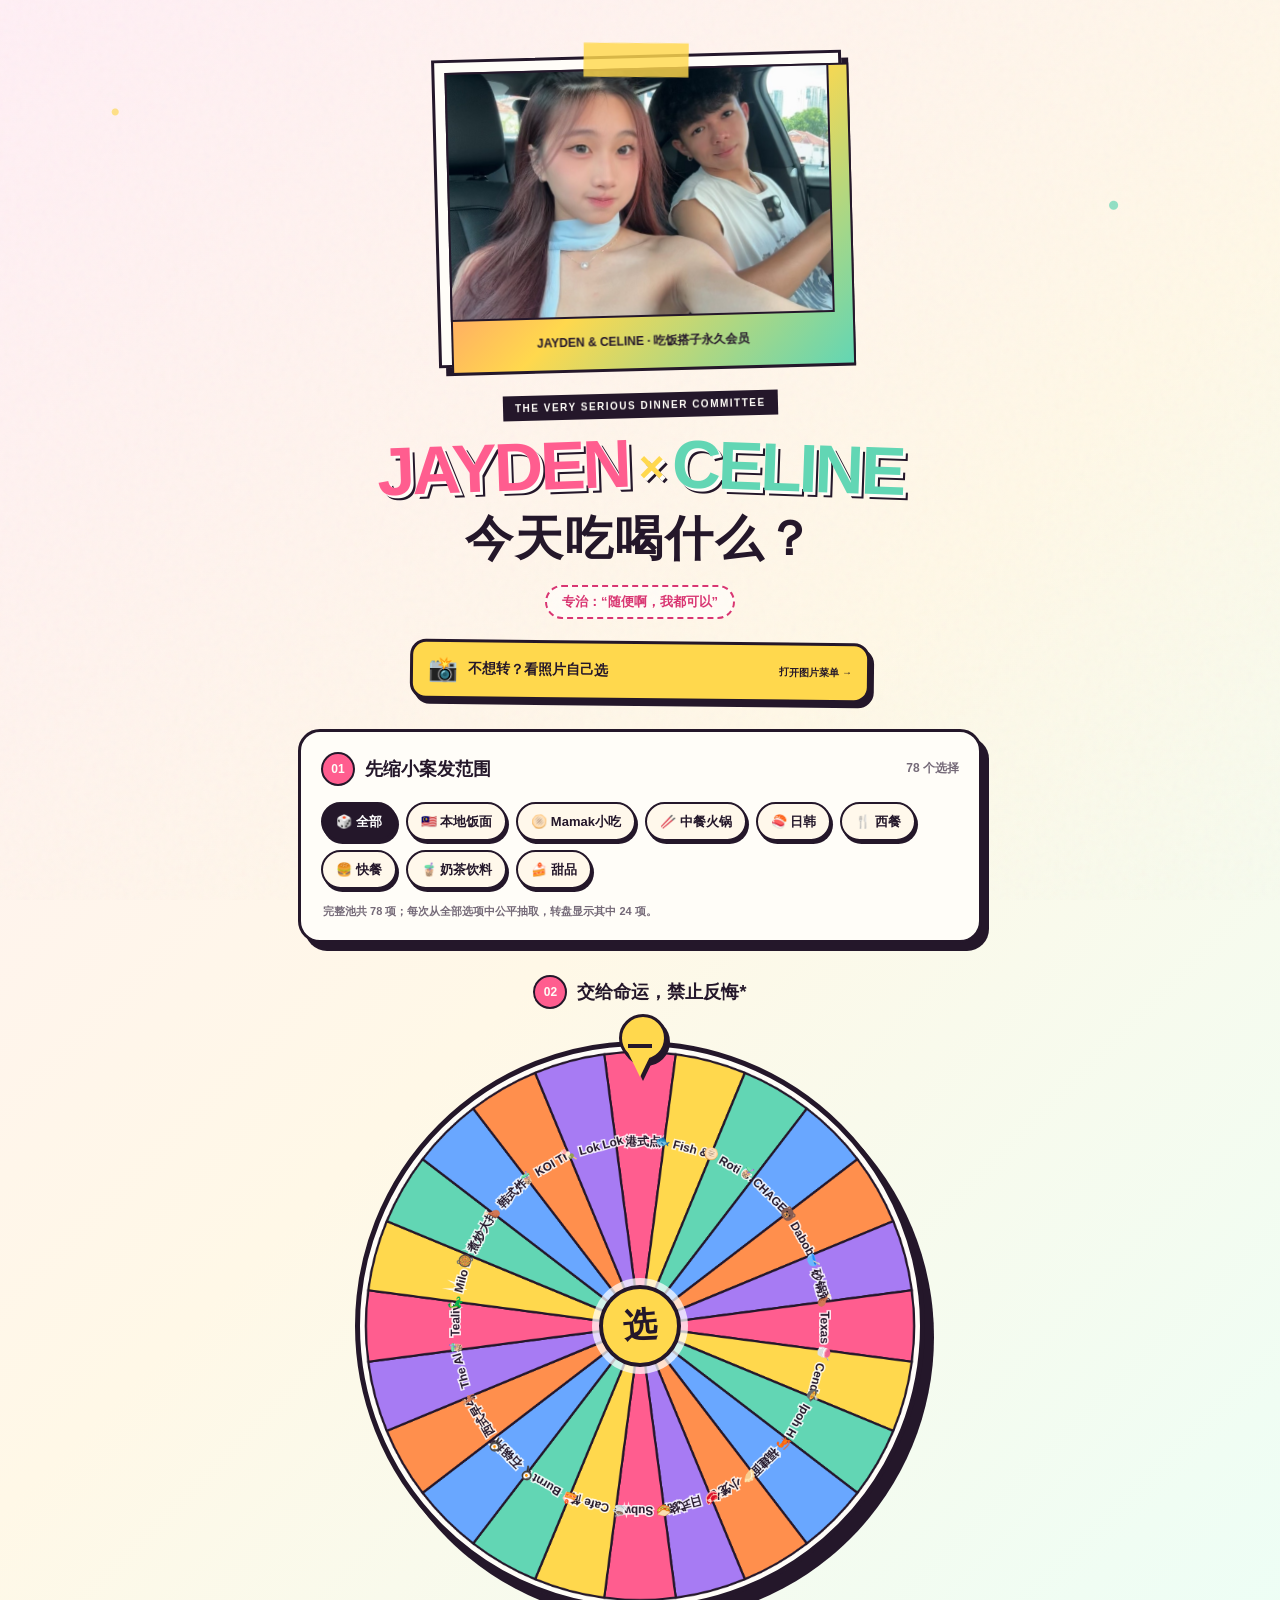
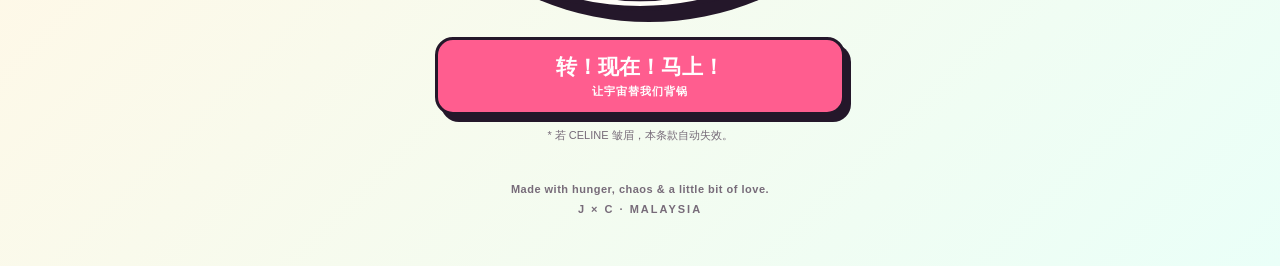
<file: index.html>
<!doctype html>
<html lang="zh-CN">
<head>
  <meta charset="UTF-8">
  <meta name="viewport" content="width=device-width, initial-scale=1, viewport-fit=cover">
  <meta name="theme-color" content="#ff5d8f">
  <meta name="description" content="JAYDEN × CELINE 的马来西亚美食、奶茶与甜点选择转盘">
  <title>JAYDEN × CELINE 今天吃什么？</title>
  <link rel="stylesheet" href="styles.css">
</head>
<body>
  <div class="noise" aria-hidden="true"></div>
  <main class="app-shell">
    <header class="hero">
      <div class="photo-frame">
        <div class="photo-fallback" aria-hidden="true">
          <strong>J <span>♥</span> C</strong>
          <small>OUR PHOTO</small>
        </div>
        <img id="couple-photo" src="couple-photo.jpg" alt="JAYDEN 和 CELINE 的合照" onerror="this.hidden=true">
        <div class="photo-tape" aria-hidden="true"></div>
        <div class="photo-caption">JAYDEN &amp; CELINE · 吃饭搭子永久会员</div>
      </div>

      <div class="eyebrow">THE VERY SERIOUS DINNER COMMITTEE</div>
      <h1><span>JAYDEN</span><b>×</b><span>CELINE</span></h1>
      <p>今天吃喝什么？</p>
      <div class="status-pill">专治：“随便啊，我都可以”</div>
      <a class="photo-menu-link" href="menu.html">
        <span>📸</span>
        <strong>不想转？看照片自己选</strong>
        <small>打开图片菜单 →</small>
      </a>
    </header>

    <section class="filter-card" aria-labelledby="filter-title">
      <div class="section-heading">
        <div>
          <span class="step">01</span>
          <h2 id="filter-title">先缩小案发范围</h2>
        </div>
        <span id="option-count" class="option-count"></span>
      </div>
      <div id="filters" class="filters" role="group" aria-label="食物分类筛选"></div>
      <p id="pool-note" class="pool-note"></p>
    </section>

    <section class="wheel-section" aria-labelledby="wheel-title">
      <div class="section-heading wheel-heading">
        <div>
          <span class="step">02</span>
          <h2 id="wheel-title">交给命运，禁止反悔*</h2>
        </div>
      </div>

      <div class="wheel-stage">
        <div class="pointer" aria-hidden="true"><span></span></div>
        <div id="wheel-wrap" class="wheel-wrap">
          <canvas id="wheel" width="760" height="760" aria-label="食物选择转盘"></canvas>
          <div class="wheel-hub" aria-hidden="true"><span>选</span></div>
        </div>
      </div>

      <button id="spin-button" class="spin-button" type="button">
        <span class="button-main">转！现在！马上！</span>
        <span class="button-sub">让宇宙替我们背锅</span>
      </button>
      <p class="fine-print">* 若 CELINE 皱眉，本条款自动失效。</p>
    </section>

    <section id="result-card" class="result-card" aria-live="polite" aria-hidden="true">
      <div class="result-stamp">命运的安排</div>
      <p id="result-category" class="result-category"></p>
      <h2 id="result-name"></h2>
      <p id="result-copy" class="result-copy"></p>
      <div class="result-actions">
        <button id="accept-button" class="accept-button" type="button">好，就这个！</button>
        <button id="retry-button" class="retry-button" type="button">她说不行，再转一次</button>
      </div>
      <p id="accepted-message" class="accepted-message" hidden>成交 🤝 请 JAYDEN 立即开始觅食。</p>
    </section>

    <footer>
      <p>Made with hunger, chaos &amp; a little bit of love.</p>
      <span>J × C · MALAYSIA</span>
    </footer>
  </main>

  <div id="confetti-layer" class="confetti-layer" aria-hidden="true"></div>
  <script src="app.js"></script>
</body>
</html>
</file>
<file: styles.css>
:root {
  --ink: #24172a;
  --cream: #fff8eb;
  --paper: #fffdf8;
  --pink: #ff5d8f;
  --pink-dark: #d93672;
  --yellow: #ffd84d;
  --orange: #ff8f4d;
  --mint: #62d6b4;
  --blue: #69a7ff;
  --purple: #a77bf3;
  --shadow: 7px 8px 0 var(--ink);
  --border: 3px solid var(--ink);
}

* {
  box-sizing: border-box;
}

html {
  scroll-behavior: smooth;
}

body {
  margin: 0;
  min-width: 320px;
  min-height: 100vh;
  color: var(--ink);
  background:
    radial-gradient(circle at 9% 6%, rgba(255, 216, 77, .65) 0 3px, transparent 4px),
    radial-gradient(circle at 87% 11%, rgba(98, 214, 180, .7) 0 4px, transparent 5px),
    linear-gradient(135deg, #ffeff5 0%, #fff8e7 48%, #eafff8 100%);
  font-family: "Arial Rounded MT Bold", "PingFang SC", "Microsoft YaHei", sans-serif;
  overflow-x: hidden;
}

button {
  color: inherit;
  font: inherit;
  -webkit-tap-highlight-color: transparent;
}

.noise {
  position: fixed;
  inset: 0;
  pointer-events: none;
  opacity: .2;
  background-image: url("data:image/svg+xml,%3Csvg viewBox='0 0 180 180' xmlns='http://www.w3.org/2000/svg'%3E%3Cfilter id='n'%3E%3CfeTurbulence type='fractalNoise' baseFrequency='.8' numOctaves='2' stitchTiles='stitch'/%3E%3C/filter%3E%3Crect width='100%25' height='100%25' filter='url(%23n)' opacity='.18'/%3E%3C/svg%3E");
}

.app-shell {
  position: relative;
  width: min(100%, 720px);
  margin: 0 auto;
  padding: 28px 18px 48px;
}

.hero {
  text-align: center;
  padding: 22px 0 28px;
}

.photo-frame {
  position: relative;
  width: min(82vw, 410px);
  aspect-ratio: 4 / 3;
  margin: 5px auto 30px;
  padding: 10px 10px 43px;
  border: var(--border);
  background: var(--paper);
  box-shadow: var(--shadow);
  transform: rotate(-1.5deg);
}

.photo-frame img,
.photo-fallback {
  width: 100%;
  height: 100%;
  border: 2px solid var(--ink);
}

.photo-frame img {
  position: relative;
  z-index: 1;
  display: block;
  object-fit: cover;
}

.photo-frame img.missing {
  display: none;
}

.photo-fallback {
  position: absolute;
  inset: 10px 10px 43px;
  display: grid;
  place-content: center;
  gap: 8px;
  color: var(--ink);
  background:
    radial-gradient(circle at 25% 25%, rgba(255,255,255,.75), transparent 30%),
    linear-gradient(135deg, var(--pink), var(--yellow) 52%, var(--mint));
}

.photo-fallback strong {
  font: 900 clamp(42px, 14vw, 72px)/1 Arial Black, sans-serif;
  text-shadow: 3px 3px 0 white;
}

.photo-fallback strong span {
  color: var(--pink-dark);
}

.photo-fallback small {
  font: 900 11px/1 Arial, sans-serif;
  letter-spacing: 4px;
}

.photo-tape {
  position: absolute;
  z-index: 2;
  top: -15px;
  left: 50%;
  width: 105px;
  height: 34px;
  background: rgba(255, 216, 77, .82);
  transform: translateX(-50%) rotate(2deg);
}

.photo-caption {
  position: absolute;
  right: 10px;
  bottom: 10px;
  left: 10px;
  font-size: 12px;
  font-weight: 900;
}

.eyebrow {
  display: inline-block;
  padding: 7px 12px;
  color: var(--paper);
  background: var(--ink);
  font: 800 10px/1.1 Arial, sans-serif;
  letter-spacing: 1.5px;
  transform: rotate(-1.5deg);
}

.hero h1 {
  display: flex;
  align-items: center;
  justify-content: center;
  gap: 10px;
  width: 100%;
  margin: 20px 0 0;
  font: 900 clamp(31px, 9vw, 68px)/.88 Arial Black, Impact, sans-serif;
  letter-spacing: -3px;
  white-space: nowrap;
  text-shadow: 3px 3px 0 var(--paper), 5px 5px 0 var(--ink);
}

.hero h1 span:first-child {
  color: var(--pink);
  transform: rotate(-2deg);
}

.hero h1 span:last-child {
  color: var(--mint);
  transform: rotate(2deg);
}

.hero h1 b {
  color: var(--yellow);
  font-size: .65em;
}

.hero > p {
  margin: 10px 0 14px;
  font-size: clamp(28px, 8vw, 48px);
  font-weight: 900;
  letter-spacing: 2px;
}

.status-pill {
  display: inline-flex;
  align-items: center;
  min-height: 34px;
  padding: 6px 15px;
  border: 2px dashed var(--pink-dark);
  border-radius: 999px;
  color: var(--pink-dark);
  background: rgba(255,255,255,.55);
  font-size: 13px;
  font-weight: 800;
}

.photo-menu-link {
  display: grid;
  grid-template-columns: auto 1fr auto;
  align-items: center;
  gap: 10px;
  width: min(100%, 460px);
  margin: 22px auto 0;
  padding: 13px 15px;
  border: var(--border);
  border-radius: 16px;
  color: var(--ink);
  background: var(--yellow);
  box-shadow: 4px 5px 0 var(--ink);
  text-align: left;
  text-decoration: none;
  transform: rotate(.6deg);
}

.photo-menu-link > span {
  font-size: 24px;
}

.photo-menu-link strong {
  font-size: 14px;
}

.photo-menu-link small {
  font-size: 10px;
  font-weight: 900;
}

.filter-card,
.result-card {
  position: relative;
  padding: 20px;
  border: var(--border);
  border-radius: 22px;
  background: var(--paper);
  box-shadow: var(--shadow);
}

.section-heading {
  display: flex;
  align-items: flex-start;
  justify-content: space-between;
  gap: 12px;
  margin-bottom: 16px;
}

.section-heading > div {
  display: flex;
  align-items: center;
  gap: 10px;
}

.section-heading h2 {
  margin: 0;
  font-size: 18px;
  line-height: 1.25;
}

.step {
  display: grid;
  place-items: center;
  width: 34px;
  height: 34px;
  flex: 0 0 auto;
  border: 2px solid var(--ink);
  border-radius: 50%;
  color: var(--paper);
  background: var(--pink);
  font: 900 12px/1 Arial, sans-serif;
}

.option-count {
  flex: 0 0 auto;
  padding-top: 8px;
  color: #756a78;
  font-size: 12px;
  font-weight: 700;
}

.filters {
  display: flex;
  flex-wrap: wrap;
  gap: 9px;
}

.pool-note {
  margin: 14px 2px 0;
  color: #756a78;
  font-size: 11px;
  font-weight: 700;
  line-height: 1.5;
}

.filter-button {
  min-height: 39px;
  padding: 8px 13px;
  border: 2px solid var(--ink);
  border-radius: 999px;
  background: var(--cream);
  font-size: 13px;
  font-weight: 900;
  cursor: pointer;
  box-shadow: 2px 3px 0 var(--ink);
  transition: transform .15s, box-shadow .15s, background .15s;
}

.filter-button:active {
  transform: translate(2px, 3px);
  box-shadow: 0 0 0 var(--ink);
}

.filter-button.active {
  color: white;
  background: var(--ink);
}

.wheel-section {
  padding: 32px 0 28px;
  text-align: center;
}

.wheel-heading {
  justify-content: center;
  margin-bottom: 8px;
}

.wheel-stage {
  position: relative;
  width: min(88vw, 570px);
  aspect-ratio: 1;
  margin: 32px auto 26px;
}

.wheel-wrap {
  position: absolute;
  inset: 0;
  border: 5px solid var(--ink);
  border-radius: 50%;
  background: var(--paper);
  box-shadow: 9px 11px 0 var(--ink);
  overflow: hidden;
  transform: rotate(0deg);
  transition: transform 4.6s cubic-bezier(.12, .72, .08, 1);
  will-change: transform;
}

#wheel {
  display: block;
  width: 100%;
  height: 100%;
}

.pointer {
  position: absolute;
  z-index: 5;
  top: -27px;
  left: 50%;
  width: 56px;
  height: 70px;
  transform: translateX(-50%);
  filter: drop-shadow(3px 4px 0 var(--ink));
}

.pointer::before {
  content: "";
  position: absolute;
  top: 0;
  left: 7px;
  width: 42px;
  height: 42px;
  border: 3px solid var(--ink);
  border-radius: 50%;
  background: var(--yellow);
}

.pointer span {
  position: absolute;
  top: 30px;
  left: 12px;
  width: 0;
  height: 0;
  border-left: 16px solid transparent;
  border-right: 16px solid transparent;
  border-top: 33px solid var(--yellow);
}

.pointer span::after {
  content: "";
  position: absolute;
  left: -12px;
  top: -33px;
  width: 24px;
  height: 4px;
  background: var(--ink);
}

.wheel-hub {
  position: absolute;
  top: 50%;
  left: 50%;
  display: grid;
  place-items: center;
  width: 82px;
  height: 82px;
  border: 4px solid var(--ink);
  border-radius: 50%;
  background: var(--yellow);
  transform: translate(-50%, -50%);
  box-shadow: 0 0 0 7px rgba(255,255,255,.72);
}

.wheel-hub span {
  font-size: 34px;
  font-weight: 900;
  transform: rotate(-5deg);
}

.spin-button {
  width: min(100%, 410px);
  min-height: 78px;
  padding: 13px 20px;
  border: var(--border);
  border-radius: 18px;
  color: white;
  background: var(--pink);
  box-shadow: 6px 7px 0 var(--ink);
  cursor: pointer;
  transition: transform .15s, box-shadow .15s, filter .15s;
}

.spin-button:hover {
  filter: brightness(1.05);
}

.spin-button:active {
  transform: translate(5px, 6px);
  box-shadow: 1px 1px 0 var(--ink);
}

.spin-button:disabled {
  cursor: wait;
  filter: grayscale(.35);
  opacity: .78;
}

.button-main,
.button-sub {
  display: block;
}

.button-main {
  font-size: 21px;
  font-weight: 900;
}

.button-sub {
  margin-top: 3px;
  font-size: 11px;
  font-weight: 700;
  letter-spacing: 1px;
}

.fine-print {
  margin: 13px 0 0;
  color: #766a78;
  font-size: 11px;
}

.result-card {
  display: none;
  margin: 4px 0 34px;
  padding: 30px 20px 22px;
  text-align: center;
  background:
    linear-gradient(rgba(255,255,255,.88), rgba(255,255,255,.88)),
    repeating-linear-gradient(-45deg, var(--yellow) 0 10px, var(--pink) 10px 20px);
}

.result-card.show {
  display: block;
  animation: pop-in .45s cubic-bezier(.17, .89, .32, 1.35);
}

.result-stamp {
  position: absolute;
  top: -18px;
  left: 50%;
  padding: 8px 16px;
  border: 2px solid var(--ink);
  color: white;
  background: var(--ink);
  font-size: 12px;
  font-weight: 900;
  letter-spacing: 2px;
  transform: translateX(-50%) rotate(-2deg);
}

.result-category {
  display: inline-block;
  margin: 0;
  padding: 4px 10px;
  border-radius: 999px;
  color: var(--pink-dark);
  background: #ffe2ec;
  font-size: 12px;
  font-weight: 900;
}

.result-card h2 {
  margin: 12px 0 8px;
  font-size: clamp(35px, 11vw, 58px);
  line-height: 1.05;
}

.result-copy {
  min-height: 24px;
  margin: 0 auto 20px;
  color: #625568;
  font-size: 14px;
  font-weight: 700;
}

.result-actions {
  display: grid;
  grid-template-columns: 1fr 1fr;
  gap: 10px;
}

.result-actions button {
  min-height: 51px;
  padding: 10px;
  border: 2px solid var(--ink);
  border-radius: 13px;
  font-size: 13px;
  font-weight: 900;
  cursor: pointer;
}

.accept-button {
  color: white;
  background: var(--mint);
  box-shadow: 3px 4px 0 var(--ink);
}

.retry-button {
  background: var(--cream);
}

.accepted-message {
  margin: 18px 0 0;
  padding: 12px;
  border: 2px dashed var(--ink);
  border-radius: 12px;
  background: var(--yellow);
  font-size: 13px;
  font-weight: 900;
}

footer {
  padding-top: 10px;
  text-align: center;
  color: #776b79;
  font: 700 11px/1.5 Arial, sans-serif;
  letter-spacing: .5px;
}

footer p {
  margin: 0 0 4px;
}

footer span {
  font-weight: 900;
  letter-spacing: 2px;
}

.confetti-layer {
  position: fixed;
  z-index: 50;
  inset: 0;
  overflow: hidden;
  pointer-events: none;
}

.confetti {
  position: absolute;
  top: -20px;
  width: 10px;
  height: 18px;
  animation: confetti-fall var(--duration) linear forwards;
}

@keyframes pop-in {
  0% { opacity: 0; transform: scale(.88) rotate(-1deg); }
  100% { opacity: 1; transform: scale(1) rotate(0); }
}

@keyframes confetti-fall {
  to {
    transform: translate3d(var(--drift), 110vh, 0) rotate(var(--spin));
    opacity: .9;
  }
}

@media (max-width: 440px) {
  .app-shell {
    padding-inline: 14px;
  }

  .hero h1 {
    gap: 4px;
    font-size: clamp(28px, 8.5vw, 37px);
    letter-spacing: -2.5px;
    text-shadow: 2px 2px 0 var(--paper), 4px 4px 0 var(--ink);
  }

  .filter-card {
    padding: 17px 15px;
  }

  .filters {
    gap: 8px;
  }

  .filter-button {
    flex: 1 0 calc(33.333% - 8px);
    padding-inline: 7px;
  }

  .wheel-stage {
    width: min(91vw, 570px);
  }

  .wheel-hub {
    width: 66px;
    height: 66px;
  }

  .result-actions {
    grid-template-columns: 1fr;
  }
}

@media (prefers-reduced-motion: reduce) {
  html {
    scroll-behavior: auto;
  }

  .wheel-wrap {
    transition-duration: .01s;
  }

  .result-card.show {
    animation: none;
  }

  .confetti {
    display: none;
  }
}
</file>
